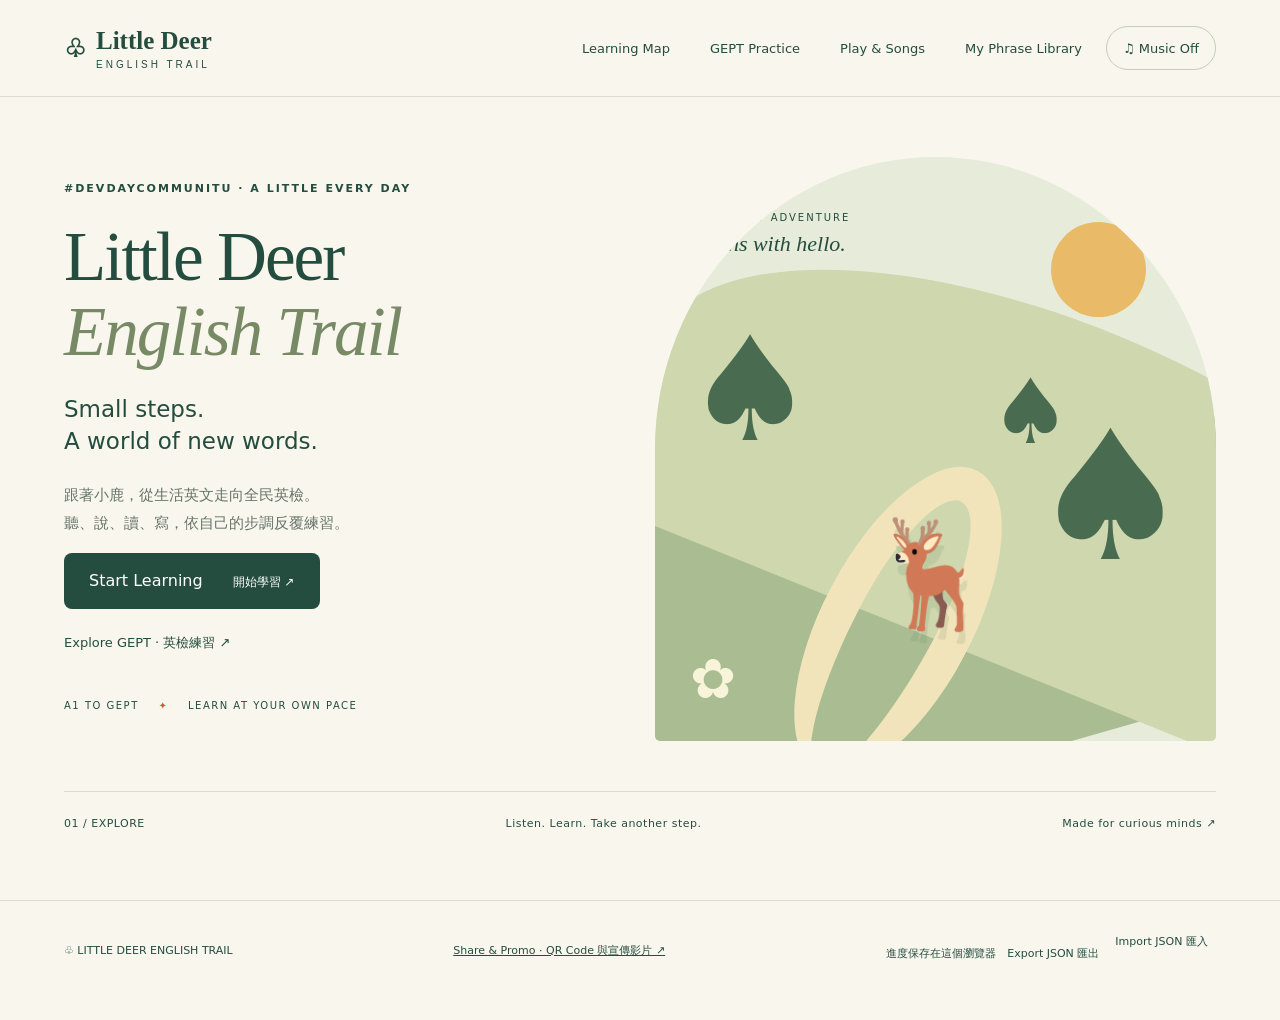
<file: index.html>
<!doctype html><html lang="zh-Hant"><head><meta charset="utf-8"><meta name="viewport" content="width=device-width,initial-scale=1"><meta name="theme-color" content="#234d3d"><title>Little Deer English Trail</title><link rel="stylesheet" href="style.css?v=audio-session-1"><script defer src="lessons.js?v=audio-session-1"></script><script defer src="exam-data.js?v=audio-session-1"></script><script defer src="songs-data.js?v=audio-session-1"></script><script defer src="speech-check.js?v=audio-session-1"></script><script defer src="app.js?v=audio-session-1"></script><script defer src="videos-data.js?v=audio-session-1"></script><script defer src="play.js?v=audio-session-1"></script></head><body>
<header><a class="brand" href="#home">♧ <span>Little Deer<span class="brand-sub">ENGLISH TRAIL</span></span></a><nav><button id="mapNav">Learning Map</button><button id="examNav">GEPT Practice</button><button id="restNav">Play & Songs</button><button id="songNowPlaying" hidden>❚❚ Pause Song</button><button id="libraryNav">My Phrase Library</button><button id="music" aria-pressed="false">♫ Music Off</button></nav></header>
<main>
<section id="home" class="home"><div class="hero-copy"><span class="eyebrow">#DEVDAYCOMMUNITU · A LITTLE EVERY DAY</span><h1>Little Deer<br><em>English Trail</em></h1><p class="intro">Small steps.<br>A world of new words.</p><p>跟著小鹿，從生活英文走向全民英檢。<br>聽、說、讀、寫，依自己的步調反覆練習。</p><button id="start" class="primary">Start Learning <span>開始學習 ↗</span></button><button id="startExam" class="secondary-start">Explore GEPT · 英檢練習 ↗</button><div class="hero-meta">A1 TO GEPT <span>✦</span> LEARN AT YOUR OWN PACE</div></div><div class="hero-art" aria-label="小鹿的森林英文學習步道"><div class="sun"></div><div class="hill h1"></div><div class="hill h2"></div><div class="hero-path"></div><span class="tree t1">♠</span><span class="tree t2">♠</span><span class="tree t3">♠</span><span class="deer-big">🦌</span><span class="art-label">YOUR NEXT ADVENTURE<br><b>begins with hello.</b></span><span class="flower">✿</span></div><div class="home-bottom"><span>01 / EXPLORE</span><span>Listen. Learn. Take another step.</span><span>Made for curious minds ↗</span></div></section>
<section id="mapPage" hidden><div class="page-heading"><div><span class="eyebrow">YOUR OWN ADVENTURE</span><h1>Learning Map<span class="small-title">隨時開始，不限次數</span></h1></div><div id="progress"></div></div><div id="breakInvitation" class="break-invitation" hidden><div><span class="eyebrow">A LITTLE BREATHER</span><p id="breakMessage"></p></div><button id="takeBreak">Take a Break · 休息一下</button><button id="skipBreak">Keep Learning · 繼續學習</button></div><div class="map-layout"><aside><h2>A little progress,<br>every day.</h2><p id="daily"></p><label class="filter-label">Trail · 選擇步道<select id="mapLevel" aria-label="地圖級別"></select></label><button id="autoAdvance" aria-pressed="true">自動前進 / Auto</button><div class="legend">○ To Do 可練習<br>✓ Completed 已完成<br>↻ Retry 隨時重做</div><p class="muted">點選站點，小鹿會沿步道前進。也可使用方向鍵，逐站探索。</p><div class="arrows" aria-label="移動小鹿"><button data-step="-1" aria-label="向上">↑</button><div><button data-step="-1" aria-label="向左">←</button><button data-step="1" aria-label="向下">↓</button><button data-step="1" aria-label="向右">→</button></div></div><button id="randomBreak" class="grove-shortcut">✦ Surprise Break · 隨機小遊戲</button><p class="muted">沿途的 ✦ 是可跳過的休息小站，不影響學習進度。</p><p id="mapNotice" role="status"></p></aside><div id="mapViewport"><div id="trail"><svg id="route" aria-hidden="true"></svg><div id="stations"></div><div id="deer" aria-label="玩家小鹿">🦌</div></div></div></div></section>
<section id="libraryPage" hidden><span class="eyebrow">WORDS TO KEEP</span><h1>My Phrase Library</h1><p>每一小步，都成為你的收藏。</p><div class="library-tools"><input id="search" type="search" placeholder="Search phrases · 搜尋中英文" aria-label="搜尋中英文"><select id="sort" aria-label="完成日期排序"><option value="new">Newest first · 最新完成</option><option value="old">Oldest first · 最早完成</option></select></div><div id="phrases"></div></section>
<section id="examPage" hidden>
<div class="page-heading"><div><span class="eyebrow">YOUR NEXT CHALLENGE</span><h1>GEPT Practice<span class="small-title">從初級到優級，依自己的步調練習</span></h1></div><span id="examProgress"></span></div>
<p class="exam-intro">全部題目隨時開放，沒有完成期限。答錯可以不限次數重試，已完成的題目也能再練。</p>
<div class="exam-filters"><label>Level · 級別<select id="examLevel"></select></label><label>Skill · 技能<select id="examSkill"><option value="all">All Skills · 全部</option><option value="listening">Listening · 聽力</option><option value="reading">Reading · 閱讀</option><option value="writing">Writing · 寫作</option><option value="speaking">Speaking · 口說</option></select></label><label>Task · 題型<select id="examType"><option value="all">All Types · 全部題型</option></select></label></div>
<div class="study-summary"><p id="levelDescription"></p><button id="continuePractice" class="primary">Continue Practice · 接著練習 ↗</button></div>
<p id="examNotice" role="status"></p><div id="examTasks"></div>
<details class="source-note"><summary>About These Exercises · 題型與作答方式</summary><p>本站提供原創分題練習，依 GEPT 各級題型設計；不是官方題庫、完整正式模擬卷或通過保證。高級與優級為縮短素材的進階準備練習。選擇與單句題可核對答案；開放式寫作及口說以參考範例、自我檢核完成，不提供官方級分。</p><p>官方題型說明：<a href="https://www.gept.org.tw/Exam_Intro/t01_introduction.asp" target="_blank" rel="noopener">初級</a> · <a href="https://www.gept.org.tw/Exam_Intro/t02_introduction.asp" target="_blank" rel="noopener">中級</a> · <a href="https://www.gept.org.tw/Exam_Intro/t03_introduction.asp" target="_blank" rel="noopener">中高級</a> · <a href="https://www.gept.org.tw/Exam_Intro/t04_introduction.asp" target="_blank" rel="noopener">高級</a> · <a href="https://www.gept.org.tw/Exam_Intro/t05_introduction.asp" target="_blank" rel="noopener">優級</a>。優級為專案辦理，實際報考方式請以官方資訊為準。</p><p>錄音僅供目前頁面回放，不會上傳或放入備份。文字草稿保存在這個瀏覽器，可隨 JSON 一起備份。</p></details>
</section>
<section id="restPage" hidden>
<div class="page-heading"><div><span class="eyebrow">REST, PLAY, COME BACK CURIOUS</span><h1>The Rest Grove<span class="small-title">撈撈魚、拼拼圖，聽一首小歌</span></h1></div><span id="groveStats" class="level-progress"></span></div>
<p class="exam-intro">不用趕時間，也不用答題。休息一下，隨時回到英文步道。遊戲不會改動你的教材收藏。</p>
<div class="grove-cards"><article><span class="grove-icon">🐟</span><h2>Little Fish Pond</h2><p>用滑鼠、觸控或鍵盤撈魚。不計時，輕鬆收集五條小魚。</p><button id="openFish">Catch Some Fish · 去撈魚 ↗</button></article><article><span class="grove-icon">🧩</span><h2>Forest Picture Puzzle</h2><p>點兩塊圖交換位置，慢慢拼出小鹿的風景。可看原圖，不限次重玩。</p><button id="openPuzzle">Make a Picture · 拼一張圖 ↗</button></article><article><span class="grove-icon">♫</span><h2>Songs & Stories</h2><p>依程度挑選 YouTube 兒歌、知名歌手與小故事。也能聽原創小歌。</p><button id="goSongs">Watch & Listen · 選支影片 ↓</button></article></div>
<div id="videoCorner" class="video-corner"><div class="video-heading"><span class="eyebrow">YOUTUBE PICKS FOR YOUR LEVEL</span><h2>Songs & Little Stories</h2><p>兒歌、知名歌手、小故事與短片，依自己的程度挑一支。只想放鬆聽也可以，不會要求作答或設定完成日期。</p></div>
<div class="video-filters"><label>Level · 建議程度<select id="videoLevel" aria-label="影片建議程度"></select></label><label>Type · 影片類型<select id="videoKind" aria-label="影片類型"><option value="all">All Videos · 全部影片</option><option value="song">Songs · 英文歌</option><option value="story">Stories & Shorts · 故事與短片</option></select></label><button id="matchVideoTrail">Match My Trail · 依目前步道</button></div>
<p id="videoCount" class="level-progress" role="status"></p><div id="videoCards" class="video-cards"></div><p class="video-guidance">程度是本站的練習建議，依句型、語速與觀看任務安排，並非影片的官方英檢分級。覺得吃力時，可換簡單一級；若影片有 CC，可開英文字幕或調慢速度。</p>
<p id="externalMediaNotice" hidden role="status">已暫停本站音樂，避免與 YouTube 重疊。回到這個分頁會恢復原本的背景音樂設定。<button id="resumeSiteAudio">Resume Site Audio · 恢復本站聲音</button></p><div class="video-footer"><p>點連結會在 YouTube 新分頁開啟；字幕及播放情況依 YouTube 提供。</p><button id="goOriginalSongs">Original Sing-alongs · 原創小歌 ↓</button></div></div><div id="songCorner" class="song-corner"><div class="song-heading"><span class="eyebrow">ORIGINAL SING-ALONGS · 合成歌聲</span><h2>Sing a little. Smile a little.</h2><p>點播放才會出聲；歌曲可跨頁繼續聽。聽題目、錄音或玩遊戲時會暫停，結束後再繼續。</p></div><label class="filter-label">Choose a Song · 選首小歌<select id="songSelect"></select></label><audio id="songPlayer" controls preload="none"></audio><div class="song-tools"><button id="previousSong">← Previous · 上一首</button><button id="nextSong">Next · 下一首 →</button><label><input id="songLoop" type="checkbox"> Loop · 單曲循環</label></div><p id="songStatus" role="status">按播放器的 ▶ 開始。原創旋律與歌詞，使用合成歌聲。</p><div id="songLyrics" class="song-lyrics"></div><details class="source-note"><summary>Music Credits · 音樂與授權</summary><p>三首小歌的旋律、歌詞與伴奏均為本作品原創，歌聲以本機語音合成與音高／節奏處理製作，並非真人演唱。可用於本站公開播放與 YouTube 示範影片。<a href="AUDIO-CREDITS.md" target="_blank" rel="noopener">來源與授權紀錄</a></p></details></div>
<button id="groveBackMap" class="primary">Back to the Trail · 回到步道 ↗</button>
</section></main><footer><span>♧ LITTLE DEER ENGLISH TRAIL</span><a href="promo/" style="color:inherit">Share & Promo · QR Code 與宣傳影片 ↗</a><div>進度保存在這個瀏覽器 <button id="export">Export JSON 匯出</button><label class="file-label">Import JSON 匯入<input id="import" type="file" accept="application/json,.json"></label></div><p id="storageNotice" role="status"></p></footer>
<dialog id="lesson"><button id="close" class="close" aria-label="關閉教材">×</button><span class="eyebrow">PRACTICE · AT YOUR OWN PACE</span><h2 id="lessonTitle"></h2><p id="taskMeta" class="task-meta"></p><div id="taskVisual"></div><div id="passage" class="passage" hidden></div><button id="flip" class="flashcard" aria-label="翻面看中文"><span id="phraseText"></span><small>↻ Tap to flip · 點一下翻面</small></button><button id="lessonMusic" aria-pressed="false">♫ Music Off</button><button id="lessonSongStop" hidden>■ Stop Song · 停止歌曲</button><button id="listen">▶ Listen · 聽美式英文</button><p id="audioStatus" role="status"></p><p id="context"></p><h3 id="question"></h3><div id="options"></div>
<div id="writtenResponse" hidden><label for="response">Your Answer · 你的作答</label><textarea id="response" rows="6" spellcheck="true" lang="en" placeholder="Write in English… 可慢慢寫，草稿會自動保存"></textarea><p id="wordCount" class="muted"></p><button id="submitResponse">Check / Review · 核對與檢視</button></div>
<div id="spokenResponse" hidden><p class="muted">可直接錄音再回放；若無法使用麥克風，可大聲練習並輸入回答筆記。錄音不會上傳。</p><button id="record">● Record · 開始錄音</button><button id="stopRecord" hidden>■ Stop · 停止錄音</button><audio id="recording" controls hidden></audio><p id="recordStatus" role="status"></p><section class="speech-check"><div class="speech-actions"><button id="checkReading">🗣 Check Reading · 語音辨識</button><button id="stopRecognition" hidden>■ 停止辨識</button><button id="slowReading">🐢 Slow · 慢速朗讀</button></div><p class="muted">點按才會開始辨識；瀏覽器的語音服務（Chrome → Google、Safari → Apple）會處理音訊。本站不會上傳或保存辨識音訊或逐字稿；逐字稿只暫存在記憶體，離開教材即清除。錄音功能與辨識分開使用。</p><p id="recognitionStatus" role="status"></p><div id="speechResults" hidden><p>語音辨識參考，不是專業發音評分</p><p id="speechTranscript" aria-live="polite"></p><p id="speechMatch"></p><div id="speechWords"></div><p id="speechExtra"></p><button id="retryRecognition">↻ 再辨識一次</button></div></section><label for="spokenNotes">Answer Notes · 回答筆記</label><textarea id="spokenNotes" rows="3" placeholder="記下你實際說出的內容…"></textarea><button id="reviewSpeaking">Review · 檢視練習</button></div>
<button id="showReference" hidden>Show Reference · 看參考與解說</button><div id="reference" class="reference" tabindex="-1" role="region" aria-label="作答解析" hidden></div>
<div id="selfReview" hidden><p>Self Review · 自我檢核（不代表官方評分）</p><div id="reviewChecks"></div><button id="completeReview">Save Practice · 完成自評並收藏</button></div>
<section id="advancePanel" class="advance-panel" aria-live="polite" hidden><div id="clearCelebration"><span class="clear-deer" aria-hidden="true">🦌 ✨ ★</span><strong>過關！進度已保存</strong></div><p id="advanceMessage"></p><div id="advanceActions" hidden><button id="advanceNow" class="primary">立即前往</button><button id="advanceCancel">留在這題 / 取消</button></div></section><button id="retry" hidden>↻ 再練習</button><button id="nextTask" hidden>Next Practice · 下一題 →</button><p id="feedback" role="status"></p><button id="backMap" class="primary" hidden>Back to Map · 回到地圖 ↗</button></dialog>
<dialog id="restDialog"><div class="rest-dialog-head"><span class="eyebrow">AN OPTIONAL LITTLE BREAK</span><button id="closeRest" class="close" aria-label="關閉休息小站">×</button></div><h2 id="restTitle"></h2><p id="restInstructions"></p><button id="restMusic" aria-pressed="false">♫ Music Off</button><section id="fishGame" hidden><div class="game-meter"><span id="fishScore">0 / 5 fish</span><span>No timer · 不計時</span></div><div id="fishPond" class="fish-pond" aria-label="撈魚池"></div><p id="fishMessage" role="status">點一條魚，輕鬆撈起來。</p><button id="replayFish">↻ A New Pond · 再玩一回</button></section><section id="puzzleGame" hidden><div class="game-meter"><span id="puzzleMoves">0 swaps · 交換次數</span><span>Take your time · 慢慢來</span></div><div id="puzzleBoard" class="puzzle-board" role="group" aria-label="九宮格拼圖"></div><div class="puzzle-tools"><button id="puzzlePreviewToggle" aria-expanded="false">Show Picture · 看原圖</button><label><input id="puzzleNumbers" type="checkbox"> 圖塊號碼提示</label></div><img id="puzzlePreview" hidden alt="拼圖完成後的參考原圖"><p id="puzzleMessage" role="status">先點一塊，再點另一塊交換。</p><button id="replayPuzzle">↻ New Puzzle · 再拼一張</button></section><button id="restBack" class="primary">Back to Learning · 回去學習 ↗</button></dialog></body></html>
</file>
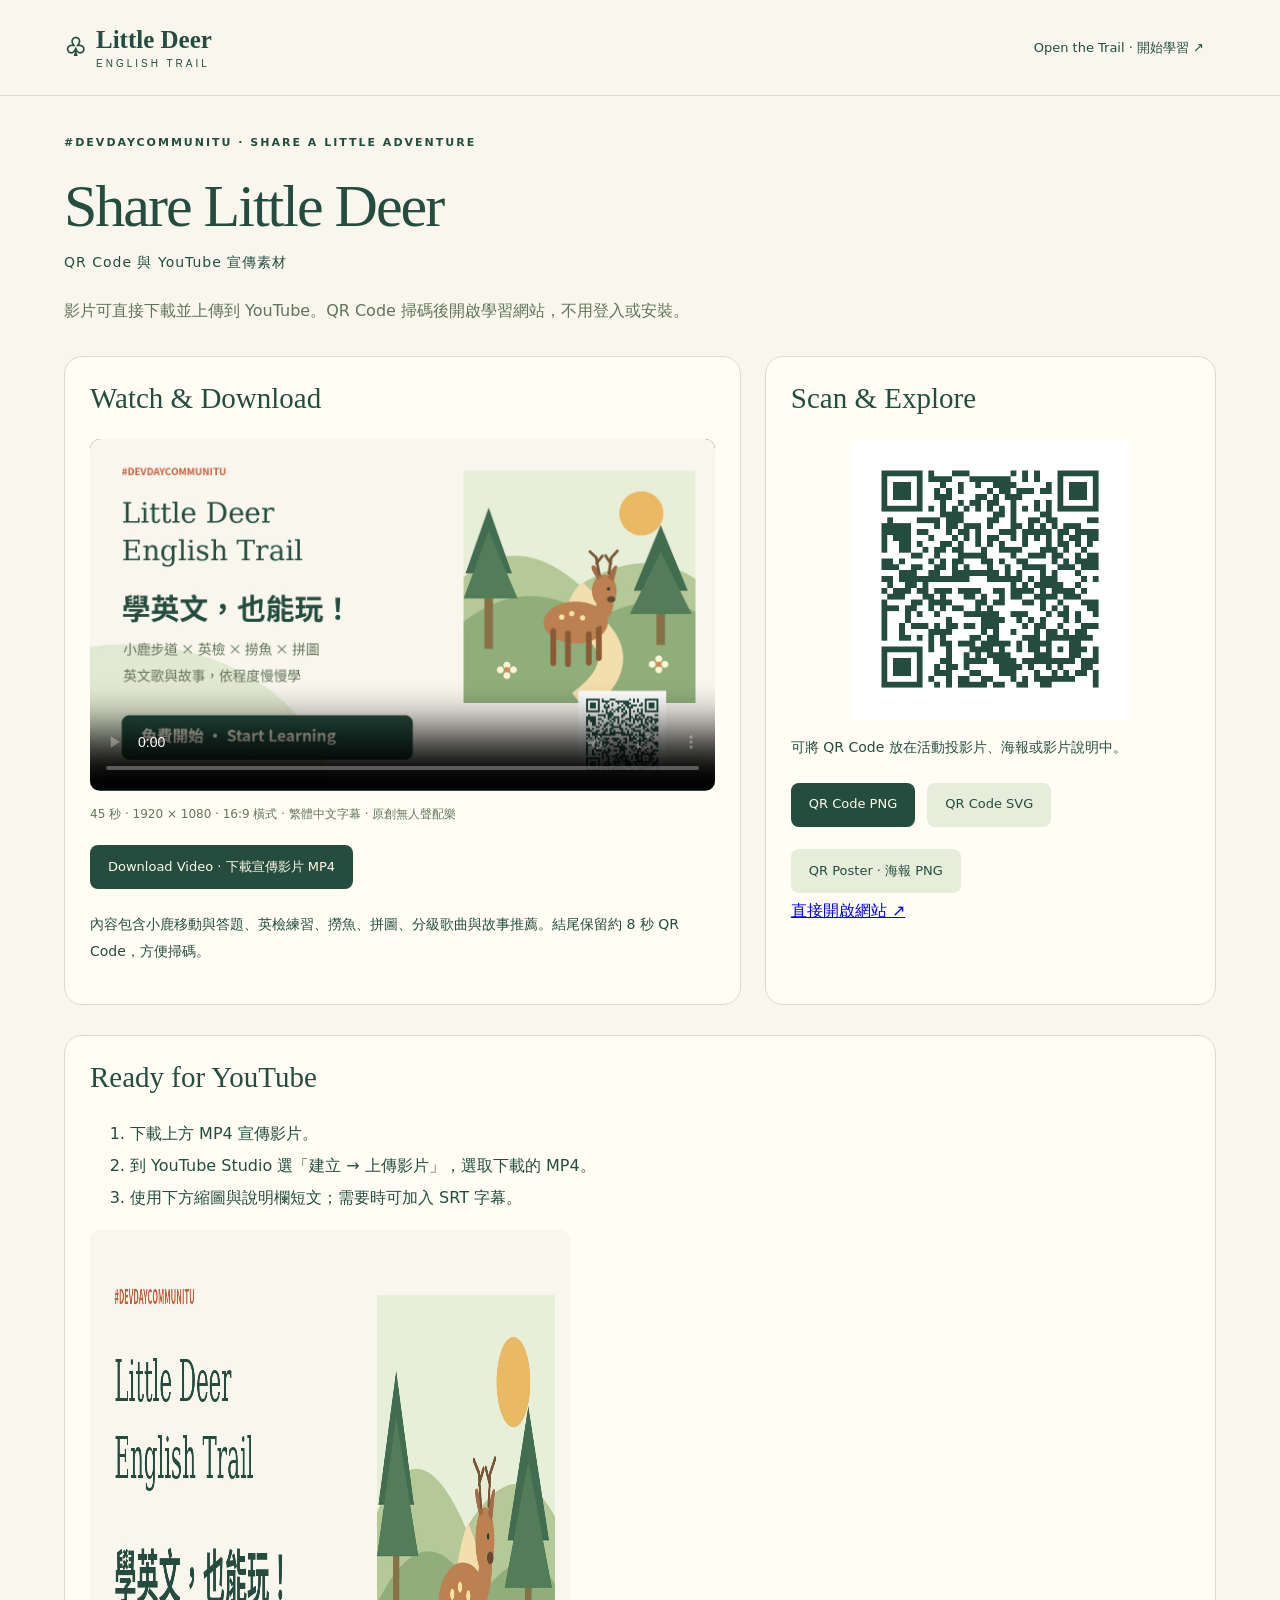
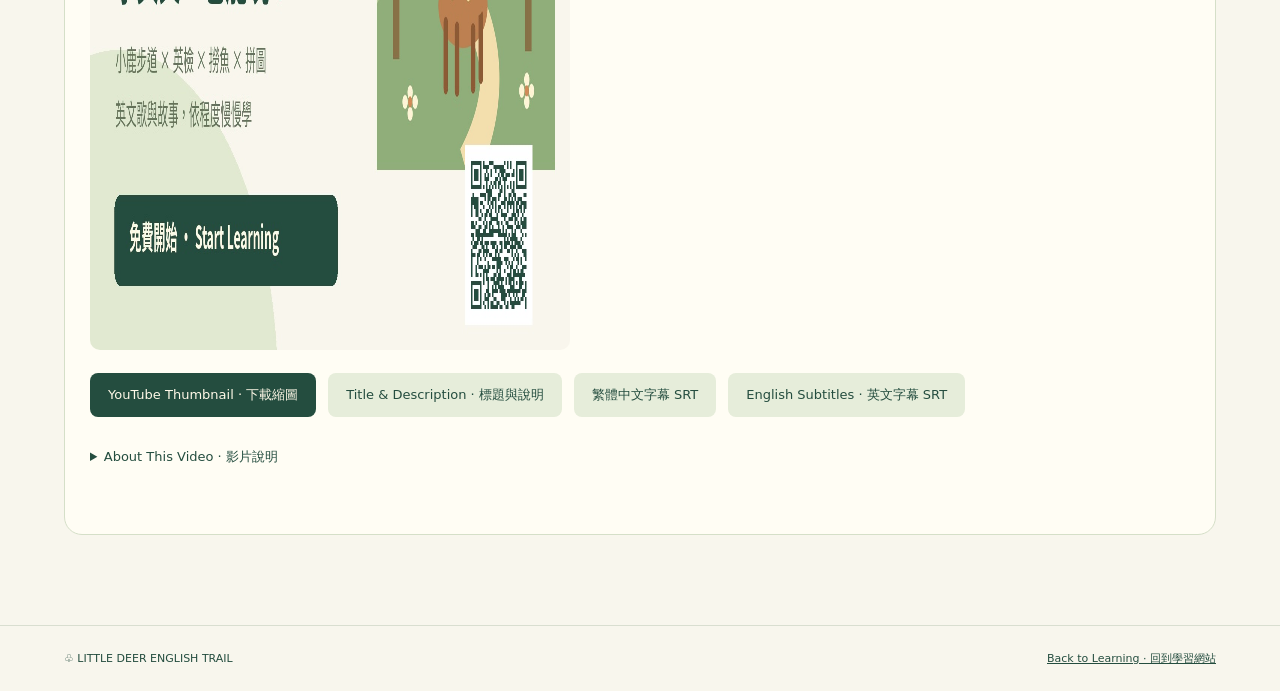
<file: promo/index.html>
<!doctype html><html lang="zh-Hant"><head><meta charset="utf-8"><meta name="viewport" content="width=device-width,initial-scale=1"><title>Share Little Deer｜QR Code 與宣傳影片</title><meta name="theme-color" content="#244d3f"><link rel="stylesheet" href="../style.css?v=watch-1"><style>
.promo-main{padding-top:35px;padding-bottom:45px}.promo-main h1{font-size:clamp(38px,5vw,60px)}.promo-intro{line-height:1.9;color:#62745a}.promo-grid{display:grid;grid-template-columns:1.5fr 1fr;gap:24px;margin:30px 0}.promo-card{background:#fffdf4;border:1px solid #d5dfc8;padding:25px;border-radius:18px}.promo-card h2{margin-top:0;font-size:29px}.promo-card p{font-size:14px;line-height:1.9}.promo-card video{display:block;width:100%;height:auto;border-radius:10px;background:#244d3f}.download{display:inline-block;color:#fff9e8;background:#244d3f;border-radius:8px;padding:13px 18px;text-decoration:none;margin:8px 6px 8px 0;font-size:13px;min-height:44px}.download:hover{background:#35684f}.download.secondary{background:#e6edda;color:#244d3f}.qr-preview{display:block;width:min(100%,280px);height:auto;margin:15px auto;background:white;padding:8px}.promo-files{display:flex;flex-wrap:wrap;gap:6px}.promo-main a:focus-visible{outline:3px solid #c75b3a;outline-offset:4px}.promo-spec{font-size:12px!important;color:#64765a}.promo-main ol{line-height:2}.thumbnail{display:block;width:min(100%,480px);border-radius:10px;margin:15px 0}.promo-main details{margin:20px 0;line-height:1.9;font-size:13px}nav a{color:#244d3f;text-decoration:none;font-size:13px;padding:12px}footer a{color:#244d3f}@media(max-width:800px){.promo-grid{grid-template-columns:1fr}.promo-card{padding:20px}.promo-main h1{font-size:43px}}
</style></head><body><header><a class="brand" href="../">♧ <span>Little Deer<span class="brand-sub">ENGLISH TRAIL</span></span></a><nav><a href="../">Open the Trail · 開始學習 ↗</a></nav></header><main class="promo-main"><span class="eyebrow">#DEVDAYCOMMUNITU · SHARE A LITTLE ADVENTURE</span><h1>Share Little Deer<span class="small-title">QR Code 與 YouTube 宣傳素材</span></h1><p class="promo-intro">影片可直接下載並上傳到 YouTube。QR Code 掃碼後開啟學習網站，不用登入或安裝。</p><div class="promo-grid"><section class="promo-card"><h2>Watch & Download</h2><video id="promoVideo" controls playsinline preload="metadata" poster="youtube-thumbnail.jpg" width="1920" height="1080"><source src="little-deer-promo.mp4" type="video/mp4">瀏覽器無法播放時，可下載 MP4 後開啟。</video><p class="promo-spec">45 秒 · 1920 × 1080 · 16:9 橫式 · 繁體中文字幕 · 原創無人聲配樂</p><a class="download" href="little-deer-promo.mp4" download="Little-Deer-English-Trail-Promo.mp4">Download Video · 下載宣傳影片 MP4</a><p>內容包含小鹿移動與答題、英檢練習、撈魚、拼圖、分級歌曲與故事推薦。結尾保留約 8 秒 QR Code，方便掃碼。</p></section><section class="promo-card"><h2>Scan & Explore</h2><img class="qr-preview" src="qr-code.png" width="900" height="900" alt="掃碼開啟 Little Deer English Trail 網站"><p>可將 QR Code 放在活動投影片、海報或影片說明中。</p><div class="promo-files"><a class="download" href="qr-code.png" download>QR Code PNG</a><a class="download secondary" href="qr-code.svg" download>QR Code SVG</a><a class="download secondary" href="qr-poster.png" download>QR Poster · 海報 PNG</a></div><a href="../">直接開啟網站 ↗</a></section></div><section class="promo-card"><h2>Ready for YouTube</h2><ol><li>下載上方 MP4 宣傳影片。</li><li>到 YouTube Studio 選「建立 → 上傳影片」，選取下載的 MP4。</li><li>使用下方縮圖與說明欄短文；需要時可加入 SRT 字幕。</li></ol><img class="thumbnail" src="youtube-thumbnail.jpg" width="1280" height="720" alt="Little Deer English Trail 宣傳影片縮圖"><div class="promo-files"><a class="download" href="youtube-thumbnail.jpg" download>YouTube Thumbnail · 下載縮圖</a><a class="download secondary" href="youtube-description.txt" download>Title & Description · 標題與說明</a><a class="download secondary" href="captions-zh-Hant.srt" download>繁體中文字幕 SRT</a><a class="download secondary" href="captions-en.srt" download>English Subtitles · 英文字幕 SRT</a></div><details><summary>About This Video · 影片說明</summary><p>本影片已內嵌繁體中文字幕，另附 SRT 供字幕選單及無障礙使用。內容為錄影時的實際網站畫面，使用新瀏覽器示範資料；不包含私人帳號或真實個人學習紀錄。配樂為本作品原創，沒有播放或收錄外部 YouTube 歌曲與影片。網站原創內容與本宣傳素材依本專案授權提供，可用於活動及 YouTube 宣傳。</p><p><a href="README.md">規格、驗證與素材說明</a> · <a href="../LICENSE.txt">授權條款</a></p></details></section></main><footer><span>♧ LITTLE DEER ENGLISH TRAIL</span><a href="../">Back to Learning · 回到學習網站</a></footer></body></html>
</file>
<file: style.css>
.speech-check{margin:20px 0;padding:18px;border:1px solid #c6d4bf;border-radius:14px;background:#f1f0e4}.speech-actions{display:flex;flex-wrap:wrap;gap:8px}.speech-check button{min-height:44px;max-width:100%;white-space:normal}.speech-check p{line-height:1.8;overflow-wrap:anywhere}#speechWords{display:flex;flex-wrap:wrap;gap:7px;align-items:center;line-height:2}#speechWords .ok{color:#234d3d;padding:4px;background:#dfebd8;border-radius:5px}#speechWords .missed button{color:#713c22;background:#fff0db;border:1px dashed #965832;border-radius:6px;padding:6px 10px}#speechWords .missed button:focus-visible{outline:3px solid var(--orange);outline-offset:2px}@media(max-width:480px){.speech-check{padding:12px}.speech-actions{flex-direction:column}.speech-actions button{width:100%}}
:root{--ink:#244d3f;--cream:#f8f6ed;--orange:#c75b3a;--muted:#677568}*{box-sizing:border-box}body{margin:0;background:var(--cream);color:var(--ink);font:16px 'DM Sans',system-ui,sans-serif}button,input,select{font:inherit}button,.file-label{cursor:pointer}button{border:1px solid #bbc7b5;border-radius:9px;background:transparent;color:var(--ink);padding:12px 16px;min-height:44px}button:hover{background:#e3ead8}button:focus-visible,a:focus-visible,input:focus-visible,select:focus-visible,.file-label:focus-within{outline:3px solid var(--orange);outline-offset:4px}button:disabled{cursor:default;opacity:.65}header{max-width:1400px;margin:auto;padding:26px 5%;display:flex;align-items:center;justify-content:space-between;border-bottom:1px solid #d9ded0}.brand{display:flex;align-items:center;gap:10px;font:600 25px 'Playfair Display',Georgia,serif;color:var(--ink);text-decoration:none}.brand-sub{display:block;font:10px 'DM Sans',sans-serif;letter-spacing:3px;margin-top:4px}nav{display:flex;gap:8px}nav button{border:0;font-size:13px}#music{border:1px solid #c4cdbb;border-radius:30px}main{max-width:1400px;margin:auto;padding:0 5%}h1,h2{font-family:'Playfair Display',Georgia,serif;font-weight:500}h1{font-size:clamp(38px,5.4vw,76px);line-height:1.08;letter-spacing:-2px;margin:24px 0}h1 em{color:#788965;font-weight:500}h2{font-size:32px}.eyebrow{font-size:11px;letter-spacing:2px;font-weight:700}.home{display:grid;grid-template-columns:1fr 1fr;gap:30px;padding-top:60px}.hero-copy{padding:20px 0 30px}.intro{font-size:23px;line-height:1.4}.hero-copy p:not(.intro){color:var(--muted);font-size:15px;line-height:1.9}.primary{background:var(--ink);color:white;border:0;padding:18px 25px;border-radius:8px}.primary:hover{background:#35684f}.primary span{margin-left:25px;font-size:12px}.hero-meta{font-size:10px;letter-spacing:1.5px;margin-top:35px}.hero-meta span{margin:0 15px;color:var(--orange)}.hero-art{position:relative;min-height:540px;background:#e7ecda;border-radius:50% 50% 5px 5px;overflow:hidden}.sun{position:absolute;top:65px;right:70px;background:#e9bb68;border-radius:50%;width:95px;height:95px}.hill{position:absolute;border-radius:50% 50% 0 0;width:150%;height:350px;bottom:-40px;left:-30%;background:#aabd92;transform:rotate(-16deg)}.h2{background:#ced7ae;bottom:70px;left:-5%;transform:rotate(22deg)}.hero-path{position:absolute;bottom:-50px;left:30%;width:150px;height:340px;border:35px solid #f1e4bb;border-bottom:0;border-radius:50%;transform:rotate(28deg)}.tree{position:absolute;color:#496c50;font-size:145px;line-height:1}.t1{left:30px;top:160px}.t2{right:25px;top:250px;font-size:180px}.t3{right:145px;top:210px;font-size:90px}.deer-big{position:absolute;bottom:105px;left:38%;font-size:105px;filter:drop-shadow(2px 12px 0 #496c5020)}.art-label{position:absolute;top:55px;left:35px;font-size:10px;letter-spacing:2px}.art-label b{display:block;font:italic 22px Georgia;margin-top:8px;letter-spacing:0}.flower{position:absolute;bottom:30px;left:35px;font-size:55px;color:#f7f4da}.home-bottom{grid-column:1/-1;display:flex;justify-content:space-between;font-size:11px;padding:25px 0;border-top:1px solid #d7ddcd;letter-spacing:1px;margin-top:20px}.page-heading{display:flex;justify-content:space-between;align-items:center;margin:40px 0 25px}.page-heading h1{font-size:48px}.small-title{display:block;font:14px system-ui;letter-spacing:1px;margin-top:15px}.map-layout{display:grid;grid-template-columns:240px 1fr;gap:25px}aside{padding:5px 20px 20px 0}aside h2{margin-top:0}.muted{color:var(--muted);font-size:13px;line-height:1.8}.legend{font-size:13px;line-height:2.3;border-block:1px solid #d4dccb;padding:15px 0}.arrows{text-align:center;width:160px;margin:20px 0}.arrows button{padding:8px 14px;margin:2px;background:#fff9}#mapViewport{background:#e6eddc;border:1px solid #d6dfcb;border-radius:24px;max-height:650px;overflow:auto;position:relative;scroll-behavior:smooth}#trail{position:relative;min-width:300px;background:radial-gradient(ellipse at 10% 20%,#9cb88244 0 10%,transparent 11%),radial-gradient(ellipse at 95% 60%,#9cb88244 0 12%,transparent 13%)}#route{position:absolute;inset:0;width:100%;height:100%}.station{position:absolute;width:150px;transform:translate(-50%,-50%);text-align:center}.station button{border-radius:50%;height:54px;width:54px;background:#fcfaee;border:3px solid #8c9c77;font-weight:bold}.station.today button{background:var(--orange);color:white;border-color:#f8e4cb;box-shadow:0 0 0 6px #c75b3a22}.station.completed button{background:var(--ink);color:white}.station.locked{color:#697363}.station.locked button{background:#d6dfce;border-color:#a8b79c}.station strong{display:block;font-size:12px;margin:9px 0 4px}.station small{font-size:10px}.station .marker{border-radius:8px;width:150px;height:auto;font-size:10px;line-height:1.5;border:1px solid #c2cfb5;background:#fffaf0;margin-top:5px;padding:6px}#deer{position:absolute;font-size:42px;z-index:2;transform:translate(-50%,-100%);pointer-events:none;filter:drop-shadow(0 5px 1px #0002)}#deer.walking{animation:hop .24s infinite alternate}@keyframes hop{to{transform:translate(-50%,-115%) rotate(5deg)}}#libraryPage{padding-top:45px;min-height:65vh}.library-tools{display:flex;gap:15px;margin:25px 0}input,select{padding:14px;border:1px solid #bbc7b5;border-radius:8px;background:#fffdf5;color:var(--ink)}input[type=search]{flex:1;min-width:0}#phrases{display:grid;grid-template-columns:repeat(auto-fit,minmax(260px,1fr));gap:20px}.phrase-entry{background:#fffdf5;border:1px solid #d6dfcb;border-radius:15px;padding:24px}.phrase-entry h2{font-size:25px}.phrase-entry small{color:var(--muted)}footer{max-width:1400px;margin:45px auto 0;padding:25px 5%;border-top:1px solid #d9ded0;font-size:11px;display:flex;flex-wrap:wrap;gap:20px;align-items:center;justify-content:space-between}footer button,.file-label{font-size:11px;padding:8px;border:0;display:inline-block}.file-label{position:relative;overflow:hidden}.file-label input{position:absolute;inset:0;width:100%;height:100%;opacity:0;cursor:pointer}#storageNotice{width:100%;margin:0}dialog{color:var(--ink);background:var(--cream);border:0;border-radius:22px;padding:32px;max-width:540px;width:calc(100% - 24px);max-height:92dvh;box-shadow:0 20px 90px #17352644}dialog::backdrop{background:#17352680;backdrop-filter:blur(4px)}.close{float:right;border:0;font-size:26px;padding:0 10px}.flashcard{display:block;width:100%;background:#e7ecda;min-height:160px;text-align:center;padding:25px;margin:20px 0;font:28px Georgia;line-height:1.4}.flashcard small{display:block;font:11px system-ui;margin-top:20px;color:#5b7158}#context{line-height:1.8;font-size:14px}#options{display:grid;gap:9px}#options button{text-align:left;background:#fffaf0}#feedback{line-height:1.7}#audioStatus{font-size:12px}body:has(dialog[open]){overflow:hidden}[hidden]{display:none!important}@media(max-width:700px){header{padding:18px 5%;align-items:flex-start}.brand{font-size:20px}nav{gap:0;max-width:220px;justify-content:flex-end;flex-wrap:wrap}nav button{font-size:10px;padding:6px 8px;min-height:36px}.home{grid-template-columns:1fr;padding-top:25px}.hero-copy{padding-bottom:0}.hero-art{min-height:380px}.hero-copy h1{font-size:57px}.hero-meta{margin-top:23px}.home-bottom{gap:15px;flex-wrap:wrap;margin-top:0}.home-bottom span:last-child{display:none}.page-heading h1{font-size:37px}.map-layout{grid-template-columns:1fr}.map-layout aside{display:flex;flex-wrap:wrap;gap:12px;align-items:center;padding:0}aside h2{display:none}.legend{font-size:11px;line-height:1.7;border:0;padding:0;columns:2;flex:1}.muted{width:100%;margin:0}.arrows{margin:0;width:155px}#daily{font-size:12px;width:100%}#mapNotice{font-size:12px}#mapViewport{max-height:65dvh}.library-tools{flex-direction:column}#progress{font-size:11px}.page-heading{gap:8px}footer{line-height:1.8}dialog{padding:24px}.flashcard{font-size:25px}}
@media(prefers-reduced-motion:reduce){*,*::before,*::after{scroll-behavior:auto!important;animation:none!important;transition:none!important}}
.brand{flex-shrink:0}.station small{display:block;line-height:1.6}.station .marker{color:var(--ink);background:#fffaf0}.station.completed .marker{color:var(--ink);background:#fffaf0;border:1px solid #bdc9b0}@media(max-width:700px){.brand{font-size:18px;gap:7px}.brand-sub{font-size:8px;letter-spacing:2px}nav{max-width:205px}}
#examPage{padding-top:5px;min-height:70vh}.exam-intro{color:var(--muted);line-height:1.8}.exam-filters{display:grid;grid-template-columns:repeat(3,1fr);gap:16px;margin:26px 0}.exam-filters label,.filter-label{display:grid;gap:9px;font-size:13px}.exam-filters select,.filter-label select{width:100%}.study-summary{display:flex;align-items:center;justify-content:space-between;gap:20px;background:#e8eddd;border-radius:15px;padding:18px 22px;margin-bottom:25px}.study-summary p{line-height:1.8;max-width:650px;font-size:14px}.study-summary button{flex-shrink:0}#examTasks{display:grid;grid-template-columns:repeat(auto-fit,minmax(255px,1fr));gap:18px}.task-tile{border:1px solid #d6dfcb;border-radius:15px;padding:22px;background:#fffdf5;display:flex;flex-direction:column;align-items:flex-start}.task-tile h2{font-size:25px;margin:16px 0 10px}.task-tile p{font-size:13px;line-height:1.7;flex:1}.task-tile small{font-size:11px;color:#5a6b56}.task-tile button{width:100%;margin-top:10px}.source-note{border-top:1px solid #d6dfcb;margin:32px 0;padding:22px 0;font-size:13px;line-height:1.9}.source-note a{color:var(--ink)}summary{cursor:pointer;min-height:44px}.task-meta{font-size:12px;color:#657752;line-height:1.7}.passage{white-space:pre-wrap;padding:20px;background:#fffaf0;border-left:3px solid #83966f;border-radius:4px;font-size:15px;line-height:1.9;margin:20px 0;max-height:270px;overflow:auto}.task-picture{width:100%;max-height:200px;display:block;border-radius:12px;background:#e5eddb;margin:15px 0}.picture-options{display:flex;gap:8px}.picture-options figure{margin:0;flex:1}.picture-options figcaption{text-align:center;font-size:13px}.picture-options svg{height:100px}textarea{display:block;width:100%;padding:14px;border:1px solid #b9c7ab;border-radius:9px;background:#fffdf6;font:16px system-ui;color:var(--ink);line-height:1.6;resize:vertical;margin:10px 0}textarea:focus-visible{outline:3px solid var(--orange);outline-offset:2px}#writtenResponse,#spokenResponse{margin:20px 0}#recording{width:100%;margin-top:15px}.reference{border-radius:12px;background:#e7edda;padding:20px;margin:18px 0;white-space:pre-wrap;line-height:1.8;font-size:14px}#reviewChecks label{display:flex;align-items:flex-start;gap:10px;line-height:1.7;padding:10px 0;font-size:14px}#reviewChecks input{width:20px;height:20px;flex-shrink:0}#retry,#nextTask,#showReference{margin:8px 5px 8px 0}#completeReview{background:#e2eacb}#lesson{max-width:650px}.home-bottom{letter-spacing:.5px}#examNotice{font-size:13px}.filter-label{margin:20px 0}header nav{flex-wrap:wrap}.level-progress{font-size:12px;color:#5d7157}
@media(max-width:700px){.exam-filters{grid-template-columns:1fr;gap:12px}.study-summary{display:block;padding:16px}.study-summary button{width:100%}.task-tile h2{font-size:24px}#examTasks{grid-template-columns:1fr}header{gap:10px}nav{max-width:215px}nav button{min-height:44px;font-size:10px}.filter-label{width:100%;margin:0}.map-layout aside .legend{columns:1}.map-layout aside{gap:12px}.task-picture{max-height:170px}.passage{font-size:14px}dialog{padding:20px}#lessonTitle{font-size:28px}}
.secondary-start{display:block;margin-top:12px;border:0;padding-left:0;font-size:13px}.secondary-start:hover{background:transparent;text-decoration:underline}

#options.picture-choice-options{grid-template-columns:repeat(3,minmax(0,1fr));align-items:stretch}#options .picture-choice{display:flex;flex-direction:column;padding:8px;align-items:stretch;text-align:center;min-width:0;gap:8px}#options .picture-choice .task-picture{height:100px;margin:0}#options .picture-choice span{font-size:13px;line-height:1.5}#options button{line-height:1.6}
@media(max-width:420px){#options .picture-choice .task-picture{height:75px}#options .picture-choice span{font-size:11px}}
#taskVisual>.task-picture{max-height:150px}
/* Optional rests: a different corner of the same woodland. */
#restPage{padding:12px 0 15px;min-height:70vh}.grove-cards{display:grid;grid-template-columns:repeat(3,1fr);gap:20px;margin:28px 0 40px}.grove-cards article{background:#fffaf0;border:1px solid #d5deca;padding:26px;border-radius:18px;display:flex;flex-direction:column;align-items:flex-start}.grove-cards h2{font-size:27px;margin:18px 0 6px}.grove-cards p{font-size:14px;line-height:1.8;flex:1}.grove-cards button{width:100%;font-size:13px}.grove-icon{font-size:35px}.grove-shortcut{margin:15px 0;background:#e9eddb;font-size:12px}.break-invitation{display:flex;gap:14px;align-items:center;background:#efe3ca;border:1px solid #dfcfad;border-radius:16px;padding:18px 22px;margin:15px 0 25px}.break-invitation>div{flex:1}.break-invitation p{font-size:13px;line-height:1.7;margin:8px 0 0}.break-invitation button{font-size:12px}.rest-stop{position:absolute;z-index:1;transform:translate(-50%,-50%);width:170px;border:1px dashed #9da67d;border-radius:30px;background:#f9f4df;padding:8px 9px;box-shadow:0 4px 12px #3c593315}.rest-stop span{display:block;font-size:11px;font-weight:600}.rest-stop small{display:block;font-size:9px;color:#65724d;margin-top:4px}.rest-stop:hover{background:#fff9e4;border-color:#b07c46}#restDialog{max-width:600px;padding:26px}#restDialog h2{margin:14px 0;font-size:34px}.rest-dialog-head{display:flex;justify-content:space-between;align-items:center}#restInstructions{font-size:14px;line-height:1.8}#restDialog .primary{margin-top:16px;width:100%;padding:14px}#restMusic{font-size:12px;min-height:40px}.game-meter{display:flex;justify-content:space-between;font-size:12px;margin:18px 0 12px;color:#576e50}.fish-pond{position:relative;display:grid;grid-template-columns:repeat(3,minmax(0,1fr));grid-template-rows:repeat(2,105px);gap:15px;background:radial-gradient(ellipse at 14% 20%,#a3c291 0 9%,transparent 10%),repeating-radial-gradient(ellipse at 50% 60%,#c1e0d5 0 1px,transparent 3px 26px),#97c4c1;border:8px solid #b9c9a4;border-radius:45% 30% 35% 30% / 18% 24% 20% 27%;padding:18px 8px;overflow:hidden;min-height:270px}.fish-lane{position:relative;min-width:0;display:flex;align-items:center;justify-content:center}.swimming-fish{border:0;padding:4px;background:transparent;border-radius:22px;width:100%;max-width:120px;animation:fish-sway var(--swim-duration,4s) ease-in-out var(--swim-delay,0s) infinite alternate}.swimming-fish svg{display:block;width:100%;height:66px}.swimming-fish span{display:block;font-size:10px;background:#f7f8e9cc;border-radius:15px;padding:3px 5px;white-space:nowrap}.swimming-fish:hover{background:#ffffff30}.swimming-fish:disabled{opacity:.25}.swimming-fish.caught-fish{opacity:.12;animation:none;transform:scale(.8)}#fishMessage,#puzzleMessage{font-size:14px;line-height:1.8;min-height:48px}#replayFish,#replayPuzzle{font-size:13px;background:#fcf9ee}.puzzle-board{display:grid;grid-template-columns:repeat(3,minmax(0,1fr));gap:5px;max-width:380px;width:100%;margin:auto;background:#d8e1cb;padding:5px;border-radius:12px}.puzzle-tile{aspect-ratio:1;border:2px solid transparent;border-radius:5px;background-size:300% 300%;min-height:0;padding:5px;position:relative}.puzzle-tile:hover{filter:brightness(1.04)}.puzzle-tile[aria-pressed=true]{border:4px solid #c75b3a;box-shadow:0 0 0 2px #fff8de inset;filter:brightness(1.08)}.tile-number{position:absolute;top:4px;left:4px;border-radius:50%;background:#fff9e5d9;font-size:12px;width:22px;height:22px;line-height:22px;color:#244d3f}.puzzle-tools{display:flex;align-items:center;justify-content:space-between;gap:10px;margin:15px 0;font-size:12px}.puzzle-tools button{font-size:12px;padding:8px 12px}.puzzle-tools label{display:flex;align-items:center;gap:6px;line-height:1.5}.puzzle-tools input,.song-tools input{width:18px;height:18px}#puzzlePreview{max-width:220px;width:100%;border-radius:12px;display:block;margin:15px auto}.song-corner{border:1px solid #d2ddc4;border-radius:22px;background:#eef0df;padding:30px;margin:30px 0;scroll-margin-top:20px}.song-heading h2{font-size:35px;margin:18px 0}.song-heading p{font-size:14px;line-height:1.8}.song-corner>.filter-label{max-width:500px}.song-corner audio{width:100%;display:block;margin:20px 0}.song-tools{display:flex;gap:12px;align-items:center;flex-wrap:wrap}.song-tools button{font-size:12px}.song-tools label{display:flex;gap:6px;align-items:center;font-size:13px;padding:10px}.song-lyrics{display:grid;grid-template-columns:1fr 1fr;gap:12px;margin-top:22px}.lyric-line{border-radius:12px;padding:15px 18px;border:1px solid transparent;background:#faf8ec99}.lyric-line p{font:23px/1.5 Georgia;margin:0 0 8px}.lyric-line small{font-size:13px;color:#5d7355;line-height:1.7}.current-line{background:#fff7d9;border-color:#d4ad65}.song-corner #songStatus{font-size:13px;line-height:1.8}#songNowPlaying{background:#e4ecd6;color:#325d41;font-size:11px}.song-corner .source-note{margin-bottom:0;padding-bottom:0}.song-corner a{color:var(--ink)}@keyframes fish-sway{0%{transform:translate(-5px,-3px) rotate(-5deg)}100%{transform:translate(7px,6px) rotate(5deg)}}
@media(max-width:700px){.grove-cards{grid-template-columns:1fr;gap:15px}.grove-cards article{padding:22px}.grove-cards h2{font-size:29px}.song-corner{padding:20px 16px}.song-heading h2{font-size:29px}.song-lyrics{grid-template-columns:1fr}.lyric-line p{font-size:22px}.break-invitation{flex-wrap:wrap;padding:15px}.break-invitation>div{flex-basis:100%}.break-invitation button{flex:1}.rest-stop{width:154px}.fish-pond{gap:5px;padding:12px 3px;grid-template-rows:repeat(2,95px);min-height:240px;border-width:5px}.swimming-fish svg{height:58px}.swimming-fish span{font-size:9px}#restDialog{padding:20px}#restDialog h2{font-size:29px}.puzzle-tools{flex-wrap:wrap}.grove-shortcut{width:100%}header nav{max-width:225px;justify-content:flex-end}.brand{font-size:17px}}
@media(max-width:360px){header{padding-inline:4%;gap:6px}.brand{font-size:16px}header nav{max-width:175px}nav button{font-size:9px;padding-inline:6px}}
@media(prefers-reduced-motion:reduce){.swimming-fish{animation:none;transform:none}}
.reference{overflow-wrap:break-word;overflow-wrap:anywhere}
.review-block+.review-block{border-top:1px solid #c9d6bd;margin-top:14px;padding-top:14px}
.review-block h4{margin:0 0 5px;color:#234d3d;line-height:1.4}
.review-block p{margin:0}
.review-block p+p{margin-top:5px}
.reference.listening-review{padding:0;background:none;font-size:17px;line-height:1.8}
.listening-review .review-block{background:#fffaf0;border:1px solid #cad8c0;border-inline-start:4px solid #52744f;border-radius:12px;padding:16px;margin:0}
.listening-review .review-block+.review-block{margin-top:18px}
.listening-review h4{font-size:18px;margin:0 0 10px}
.listening-review .review-row+.review-row{margin-top:10px;padding-top:10px;border-top:1px solid #dce4d3}
.listening-review .review-instructions{margin-bottom:10px}
.listening-review .review-answer-label,.listening-review dt{font-weight:bold}
.listening-review dl,.listening-review dd{margin:0}
.video-corner{margin:36px 0;padding:30px;border:1px solid #d5ddc9;border-radius:22px;background:#f1f0e4;scroll-margin-top:20px}.video-heading h2{font-size:36px;margin:16px 0}.video-heading>p{font-size:14px;line-height:1.9;max-width:750px}.video-filters{display:grid;grid-template-columns:1fr 1fr auto;gap:15px;align-items:end;margin:25px 0 18px}.video-filters label{display:grid;gap:9px;font-size:13px}.video-filters select{min-width:0;width:100%}.video-filters button{font-size:12px;min-height:48px}.video-cards{display:grid;grid-template-columns:repeat(auto-fit,minmax(260px,1fr));gap:18px;margin:20px 0}.video-card{background:#fffdf4;border:1px solid #d9dfcb;padding:22px;border-radius:16px;display:flex;flex-direction:column;align-items:flex-start;min-width:0}.video-kind{font-size:10px;letter-spacing:.8px;font-weight:600;color:#7a633e}.video-card h3{font:26px/1.25 Georgia,serif;font-weight:400;margin:17px 0 8px;overflow-wrap:anywhere}.video-zh{font-size:14px;line-height:1.7;margin:0 0 10px}.video-creator{font-size:12px;color:#607658;line-height:1.6}.video-level{font-size:11px;color:#4e6c49;padding:5px 9px;background:#e8eddb;border-radius:20px;margin-top:12px}.video-why{font-size:13px;line-height:1.8;margin:17px 0 12px}.video-tip{background:#f0eddf;border-radius:10px;font-size:13px;line-height:1.8;padding:13px;flex:1;margin:0 0 14px}.video-tip strong,.video-tip span{display:block}.video-tip strong{font-size:11px;letter-spacing:.3px;margin-bottom:5px}.video-accent{font-size:10px;color:#68745e;margin-bottom:16px;line-height:1.6}.video-watch{display:block;width:100%;padding:13px 10px;text-align:center;border-radius:9px;background:var(--ink);color:#fff9e8;text-decoration:none;font-size:13px;min-height:46px}.video-watch:hover{background:#35684f}.video-source{font-size:11px;color:var(--ink);padding:14px 0 0;min-height:44px;line-height:1.7}.video-watch:focus-visible,.video-source:focus-visible{outline:3px solid var(--orange);outline-offset:4px}.video-guidance{font-size:12px;line-height:1.9;color:#5e7258;max-width:950px}.video-footer{border-top:1px solid #d4dcc8;margin-top:22px;padding-top:16px;display:flex;align-items:center;justify-content:space-between;gap:15px}.video-footer p{font-size:12px;line-height:1.8}.video-footer button{font-size:12px;flex-shrink:0}#externalMediaNotice{font-size:12px;line-height:1.8;background:#f7e9c9;padding:15px;border-radius:12px}#externalMediaNotice button{font-size:11px;margin:8px}
@media(max-width:700px){.video-corner{padding:22px 16px;margin:28px 0}.video-heading h2{font-size:30px}.video-filters{grid-template-columns:1fr;gap:13px}.video-cards{grid-template-columns:1fr}.video-card{padding:21px}.video-footer{display:block}.video-footer button{width:100%}.video-card h3{font-size:28px}}
@media(pointer:coarse){select,textarea,input:not([type=checkbox]):not([type=radio]):not([type=file]){font-size:16px}}
.advance-panel{margin:1rem 0;padding:1rem;border:2px solid #66875b;border-radius:16px;background:#f4f7e9;text-align:center}
.clear-deer{display:block;font-size:2rem}
.celebrate .clear-deer{animation:clear-hop .4s ease-in-out 3}
@keyframes clear-hop{50%{transform:translateY(-12px) rotate(-5deg)}}
@media(prefers-reduced-motion:reduce){.celebrate .clear-deer{animation:none}}
</file>
